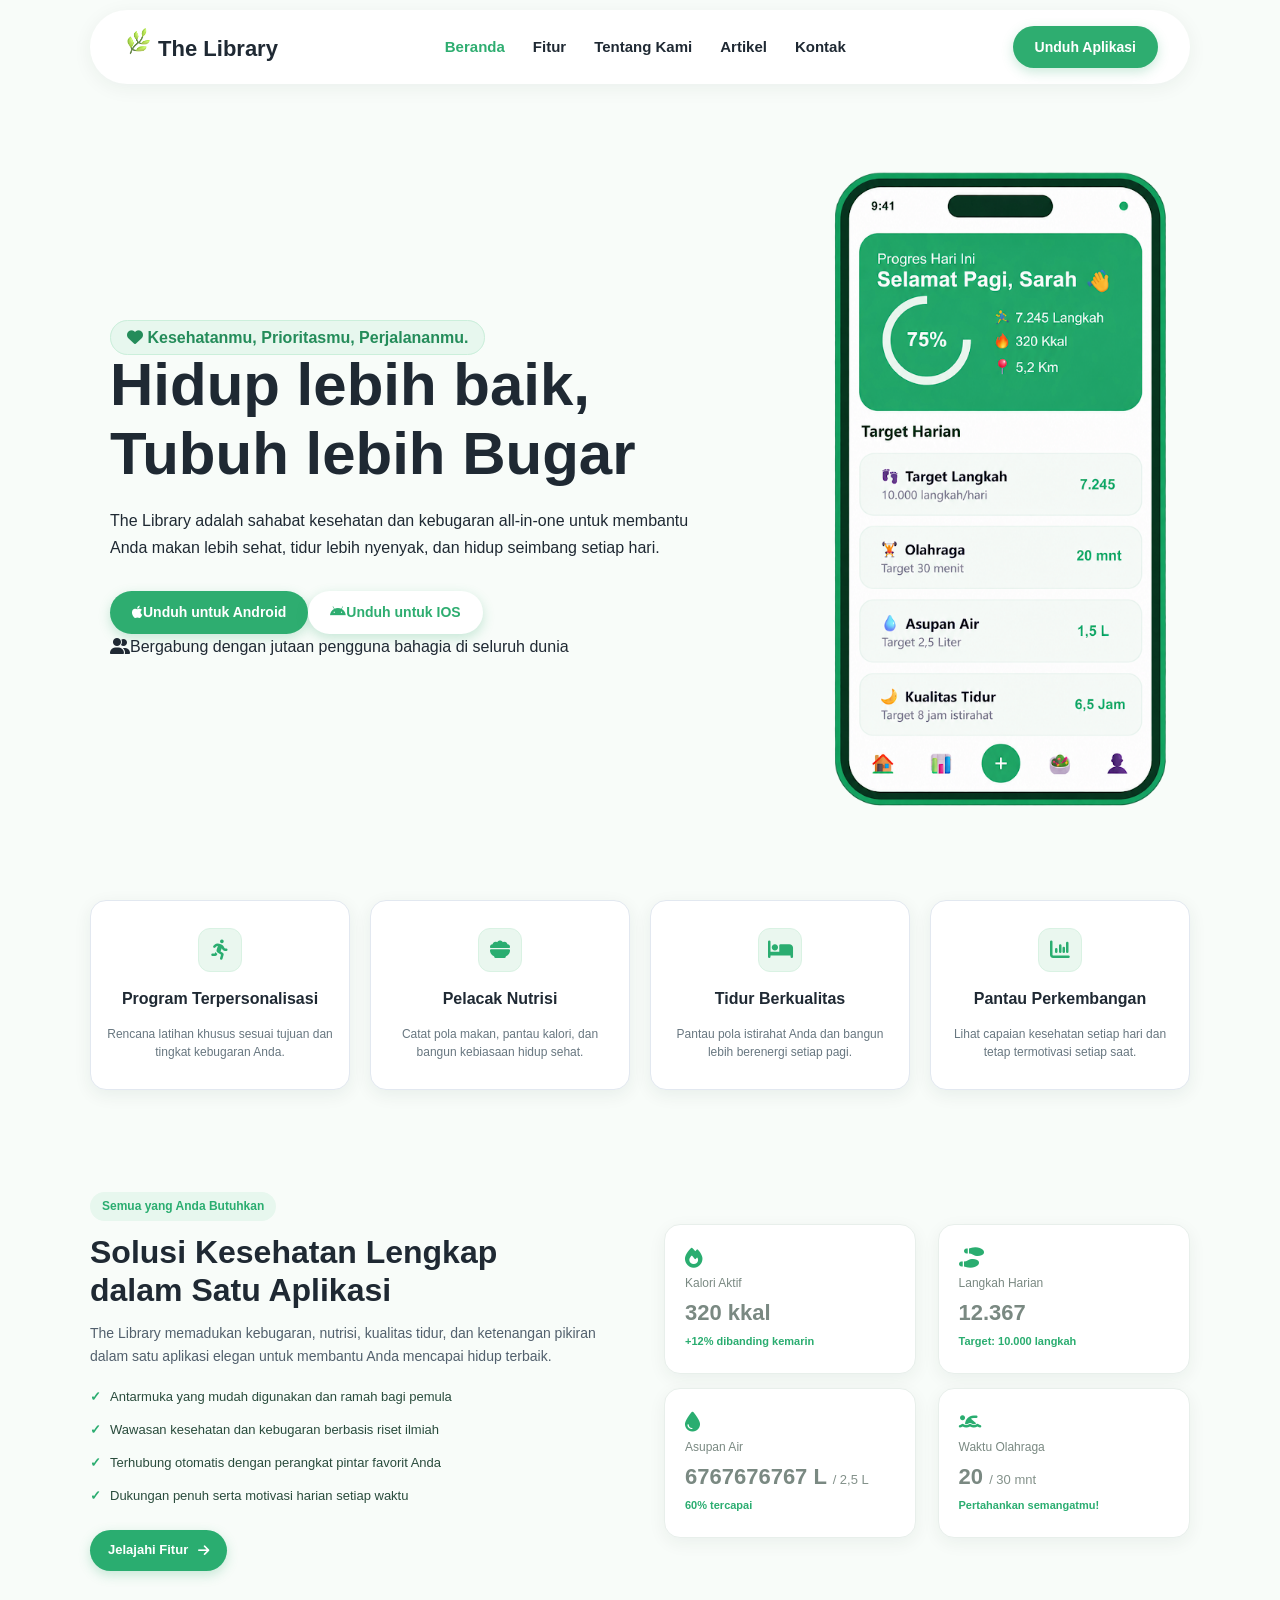
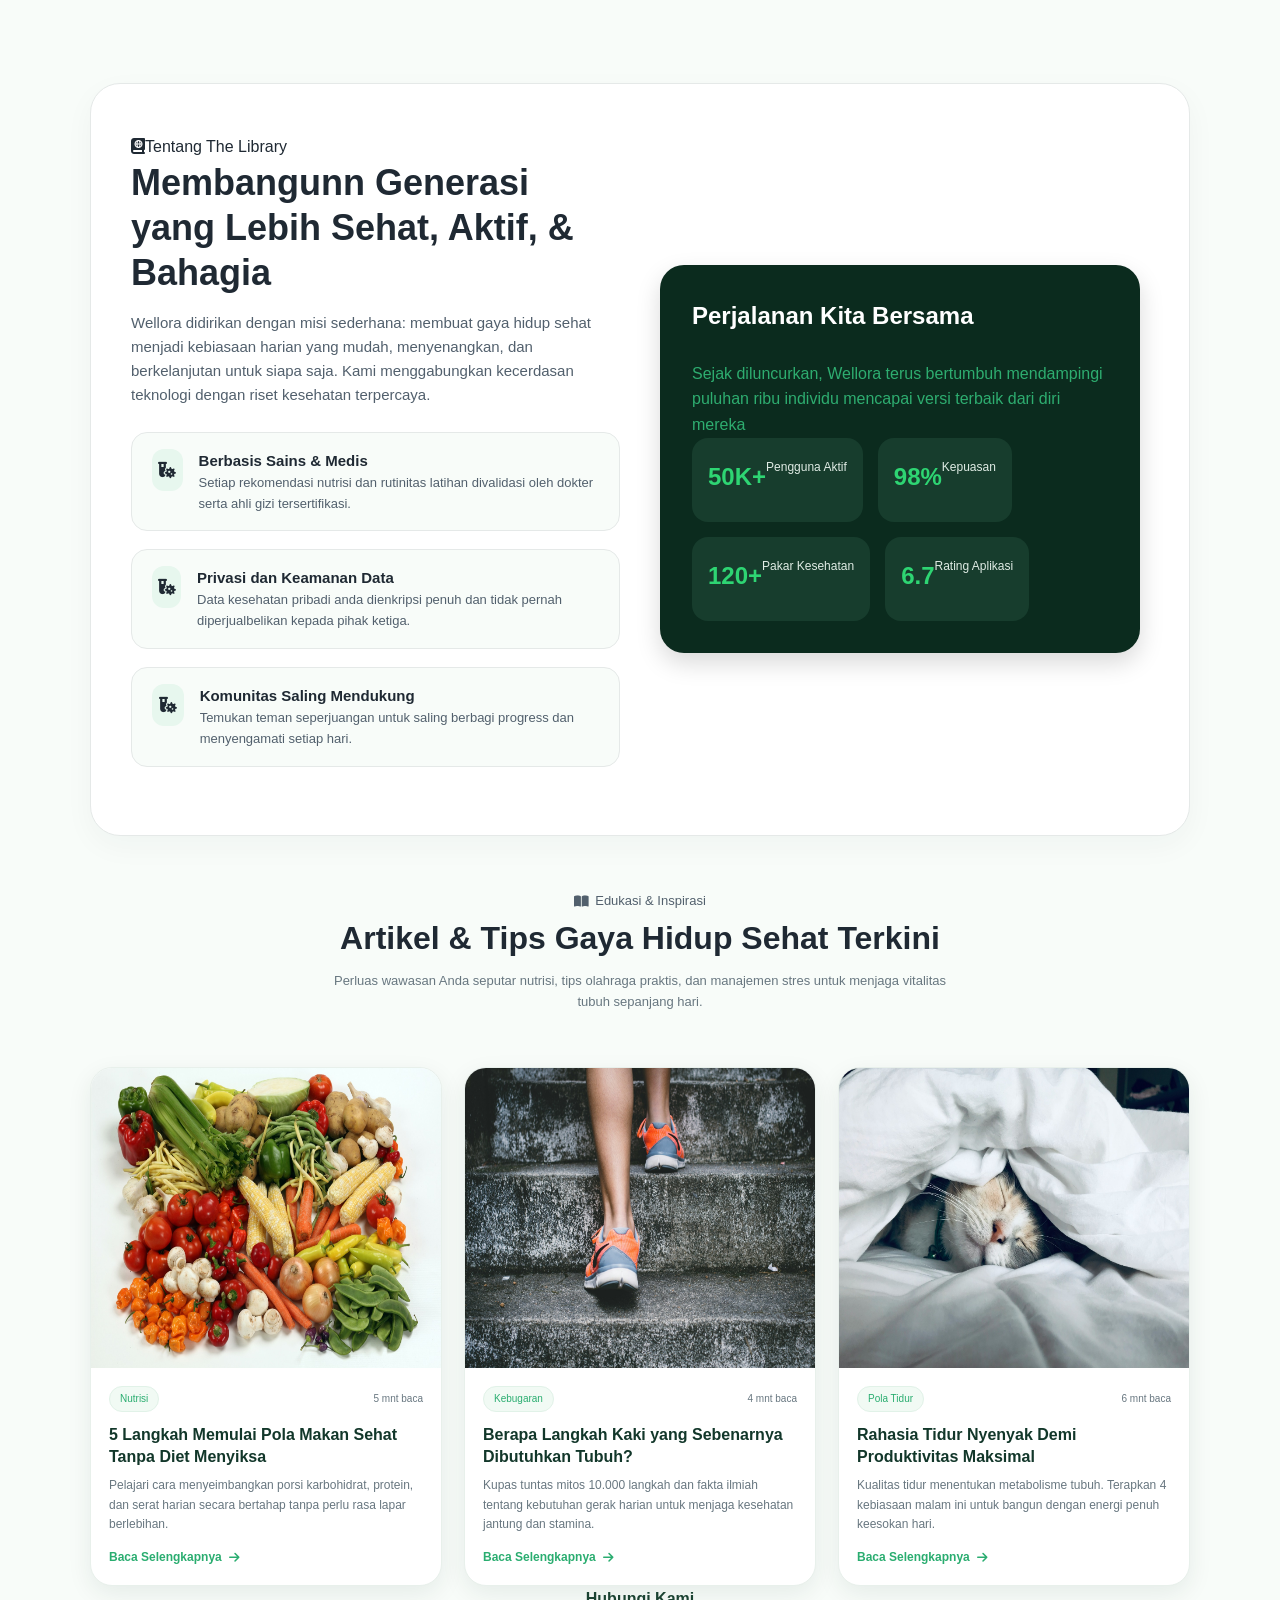
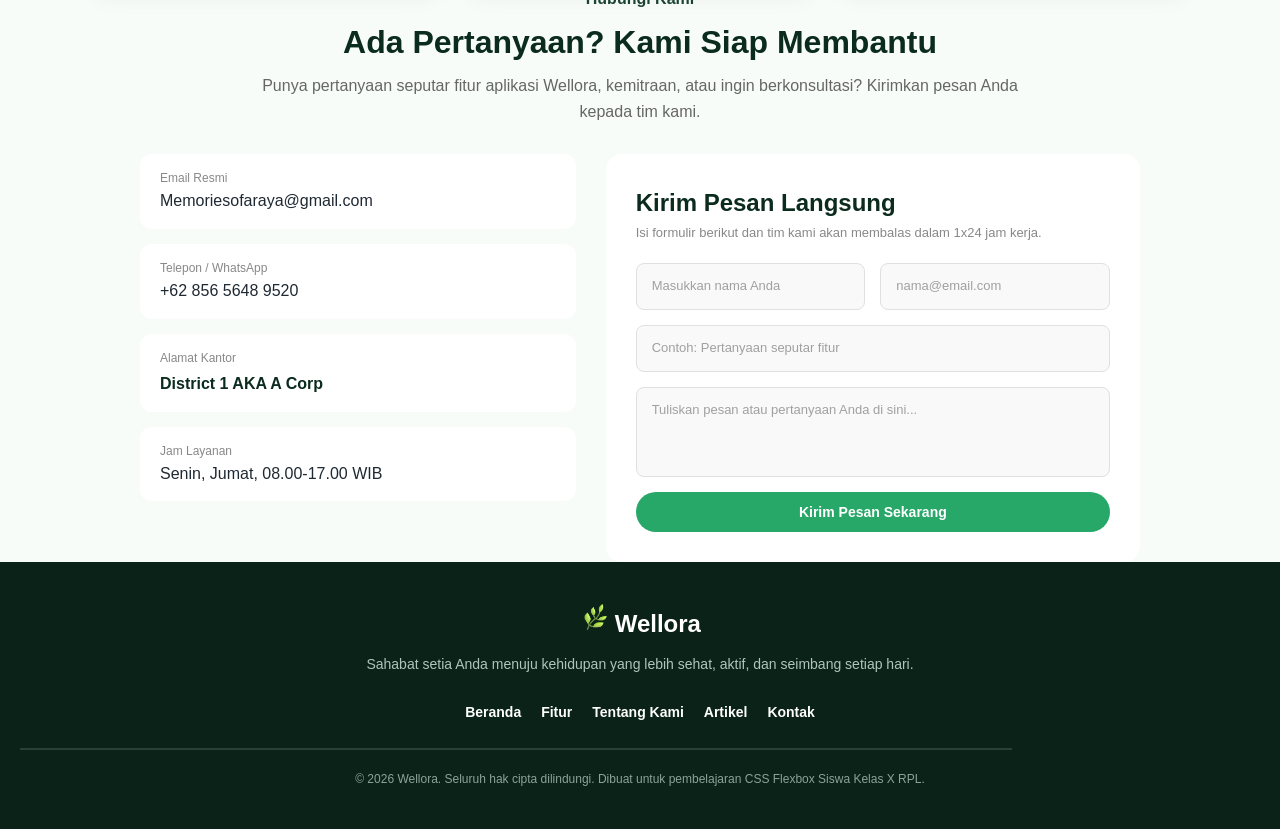
<file: index.html>
<!DOCTYPE html>
<html lang="en">
<head>
    <meta charset="UTF-8">
    <meta name="viewport" content="width=device-width, initial-scale=1.0">
    <title>Wellora</title>
    <link rel="icon" href="Asset/logo wellora.png">
    <link rel="stylesheet" href="style.css">
    <link rel="stylesheet" href="https://cdnjs.cloudflare.com/ajax/libs/font-awesome/6.4.0/css/all.min.css">
</head>
<body>
    <header>
        <!-- logo -->
         <a href="#" class="nav-logo">
         <span class="nav-logo-icon">
            <img src="Asset/logo wellora.png" alt="wellora" width="30" height="30">
           The Library
            </span>
            </a>
        <!-- menu  -->
         <nav class="nav-menu">
        <a href="#" class="nav-item active">Beranda</a>
        <a href="#fitur" class="nav-item">Fitur</a>
        <a href="#tentang" class="nav-item">Tentang Kami</a>
        <a href="#mantap" class="nav-item">Artikel</a>
        <a href="#kontak" class="nav-item">Kontak</a>
         </nav>
        <!-- tombol -->
         <div class="nav-button">
            <a href="#" class="btn-unduh">Unduh Aplikasi</a>
            </div>
    </header>
    <section class="hero">
        <div class="text-hero">
             <span class="badge-hero"><i class="fa-solid fa-heart"></i>
                Kesehatanmu, Prioritasmu, Perjalananmu.
            </span>

            <h1 class="judul-hero">
                Hidup lebih baik,<br> Tubuh lebih Bugar</h1>
            </h1>

            <p class="deskripsi-hero">
               The Library adalah sahabat kesehatan dan kebugaran all-in-one untuk membantu <br>Anda makan lebih sehat, tidur
               lebih nyenyak, dan hidup seimbang setiap hari.  
            </p>

            <div class="button-hero">
                <a href="#" class="iconios"><i class="fa-brands fa-apple"></i>Unduh untuk Android</a>
                <a href="#" class="iconandro"><i class="fa-brands fa-android"></i>Unduh untuk IOS</a>
            </div>
            <p></p>
            <div class="tagline">
                <i class="fa-solid fa-user-group"></i>Bergabung dengan jutaan pengguna bahagia di seluruh dunia
            </div>


        </div>
        <div class="gambar-hero">
            <img src="Asset/mobile.png" alt="Ruina" class="haimiya">

        </div>
        
    </section>

  <section class="fitur" id="fitur">
        <div class="item">
            <span class="itemfitur"><i class="fa-solid fa-person-running" aria-hidden="true"></i></span>
            <h2>Program Terpersonalisasi</h2>
            <p>Rencana latihan khusus sesuai tujuan dan tingkat kebugaran Anda.</p>
        </div>
        <div class="item">
            <span class="itemfitur"><i class="fa-solid fa-bowl-food" aria-hidden="true"></i></span>
            <h2>Pelacak Nutrisi</h2>
            <p>Catat pola makan, pantau kalori, dan bangun kebiasaan hidup sehat.</p>
        </div>
        <div class="item">
            <span class="itemfitur"><i class="fa-solid fa-bed" aria-hidden="true"></i></span>
            <h2>Tidur Berkualitas</h2>
            <p>Pantau pola istirahat Anda dan bangun lebih berenergi setiap pagi.</p>
        </div>
        <div class="item">
            <span class="itemfitur"><i class="fa-solid fa-chart-column" aria-hidden="true"></i></span>
            <h2>Pantau Perkembangan</h2>
            <p>Lihat capaian kesehatan setiap hari dan tetap termotivasi setiap saat.</p>
        </div>
    </section>

 <section class="mantap" id="mantap">
        <div class="gg">
            <span class="keren">Semua yang Anda Butuhkan</span>
            <h2>Solusi Kesehatan Lengkap dalam Satu Aplikasi</h2>
            <p class="waw">The Library memadukan kebugaran, nutrisi, kualitas tidur, dan ketenangan pikiran dalam satu aplikasi elegan untuk membantu Anda mencapai hidup terbaik.</p>
            <ul class="hh">
                <li>Antarmuka yang mudah digunakan dan ramah bagi pemula</li>
                <li>Wawasan kesehatan dan kebugaran berbasis riset ilmiah</li>
                <li>Terhubung otomatis dengan perangkat pintar favorit Anda</li>
                <li>Dukungan penuh serta motivasi harian setiap waktu</li>
            </ul>
            <a href="#" class="tombol">Jelajahi Fitur <i class="fa-solid fa-arrow-right" aria-hidden="true"></i></a>
        </div>
        <div class="grid">
            <article class="aleph">
                <i class="fa-solid fa-fire"></i>
                <span class="stat-label">Kalori Aktif</span>
                <strong>320 kkal</strong>
                <span class="stat-note">+12% dibanding kemarin</span>
            </article>
            <article class="aleph">
                <i class="fa-solid fa-shoe-prints stat-icon" aria-hidden="true"></i>
                <span class="stat-label">Langkah Harian</span>
                <strong>12.367</strong>
                <span class="stat-note">Target: 10.000 langkah</span>
            </article>
            <article class="aleph">
                <i class="fa-solid fa-droplet stat-icon" aria-hidden="true"></i>
                <span class="stat-label">Asupan Air</span>
                <strong>6767676767 L <small>/ 2,5 L</small></strong>
                <span class="stat-note">60% tercapai</span>
            </article>
            <article class="aleph">
                <i class="fa-solid fa-person-swimming stat-icon" aria-hidden="true"></i>
                <span class="stat-label">Waktu Olahraga</span>
                <strong>20 <small>/ 30 mnt</small></strong>
                <span class="stat-note">Pertahankan semangatmu!</span>
            </article>
        </div>
    </section>
    <section class = "floors" id="tentang">
        <div class="about-kiri">
            <span class="about-badge">
               <i class="fa-solid fa-book-atlas"></i>Tentang The Library
            </span>
            <h2 class="about-title">Membangunn Generasi yang Lebih Sehat, Aktif, & Bahagia</h2>
            <p class="about-desc">
                Wellora didirikan dengan misi sederhana: membuat gaya hidup sehat menjadi kebiasaan harian yang mudah, menyenangkan, dan berkelanjutan untuk siapa saja. Kami menggabungkan kecerdasan teknologi dengan riset kesehatan terpercaya. 
            </p>
            <div class="about-values">
                   <div class="value-item">
                        <div class="value-icon">
                            <i class="fa-solid fa-vial-virus"></i>
                        </div>
                        <div class="about-text">
                            <div class="value-text">
                                <div class="value-title">
                                    Berbasis Sains & Medis
                                </div>
                                <div class="value-desc">
                                    Setiap rekomendasi nutrisi dan rutinitas latihan divalidasi oleh dokter serta ahli gizi tersertifikasi.
                                </div>
                            </div>  
                        </div>
                    </div>

                     <div class="value-item">
                        <div class="value-icon">
                            <i class="fa-solid fa-vial-virus"></i>
                        </div>
                        <div class="about-text">
                            <div class="value-text">
                                <div class="value-title">
                                    Privasi dan Keamanan Data
                                </div>
                                <div class="value-desc">
                                    Data kesehatan pribadi anda dienkripsi penuh dan tidak pernah diperjualbelikan kepada pihak ketiga.
                                </div>
                            </div>  
                        </div>
                    </div>

                     <div class="value-item">
                        <div class="value-icon">
                            <i class="fa-solid fa-vial-virus"></i>
                        </div>
                        <div class="about-text">
                            <div class="value-text">
                                <div class="value-title">
                                  Komunitas Saling Mendukung
                                </div>
                                <div class="value-desc">
                                  Temukan teman seperjuangan untuk saling berbagi progress dan menyengamati setiap hari.
                                </div>
                            </div>  
                        </div>
                    </div>

            </div>
        </div>

        <div class="about-kanan">
            <div class="boxkanan">
            <h2 class="h2about">Perjalanan Kita Bersama</h2>
            <p class="paragraf">Sejak diluncurkan, Wellora terus bertumbuh mendampingi puluhan ribu individu mencapai versi terbaik dari diri mereka
                       </p>

                       <div class="cardl">
                       <div class="cardkanan">
                        <div class="kartu">
                          <div class="cardhaimiya"> 50K+</div>
                            <div class="roland">Pengguna Aktif</div>
                        </div>
                        </div>

                        <div class="cardkanan">
                        <div class="kartu">
                          <div class="cardhaimiya"> 98%</div>
                            <div class="roland">Kepuasan </div>
                        </div>
                        </div>

                        <div class="cardkanan">
                        <div class="kartu">
                          <div class="cardhaimiya"> 120+</div>
                            <div class="roland">Pakar Kesehatan</div>
                        </div>
                        </div>

                         <div class="cardkanan">
                        <div class="kartu">
                          <div class="cardhaimiya"> 6.7</div>
                            <div class="roland">Rating Aplikasi</div>
                        </div>
                        </div>
                        </div>


                        </div>

                </div> 
        </div>

    </section>

     <section class="art" id="artikel">
        <div class="arthead">

            <span class="artbadge"><i class="fa-solid fa-book-open" aria-hidden="true"></i> 
                Edukasi &amp; Inspirasi</span>
            <h2>Artikel &amp; Tips Gaya Hidup Sehat Terkini</h2>
            <p>Perluas wawasan Anda seputar nutrisi, tips olahraga praktis, dan manajemen stres untuk menjaga vitalitas tubuh sepanjang hari.</p>
        </div>

        <div class="artgrid">
            <article class="artcard">

                <img class="artimg" src="Asset/WhatsApp Image 2026-10-29 at 10.30.17.jpeg" alt="Beragam sayuran dan bahan makanan sehat">
                <div class="artkon">

                    <div class="artmet"><span class="arttag">Nutrisi</span><span class="artread">5 mnt baca</span></div>
                    <h3 class="arttit">5 Langkah Memulai Pola Makan Sehat Tanpa Diet Menyiksa</h3>

                    <p class="artsnip">Pelajari cara menyeimbangkan porsi karbohidrat, protein, dan serat harian secara bertahap tanpa perlu rasa lapar berlebihan.</p>
                    <a class="artli" href="langkah.html?id=0">Baca Selengkapnya <i class="fa-solid fa-arrow-right" aria-hidden="true"></i></a>
                </div>

            </article>

            <article class="artcard">
                <img class="artimg" src="Asset/WhatsApp Image 2026-10-29 at 10.30.18.jpeg" alt="Seseorang berjalan menaiki tangga">
                <div class="artkon">

                    <div class="artmet"><span class="arttag">Kebugaran</span><span class="artread">4 mnt baca</span></div>
                    <h3 class="arttit">Berapa Langkah Kaki yang Sebenarnya Dibutuhkan Tubuh?</h3>

                    <p class="artsnip">Kupas tuntas mitos 10.000 langkah dan fakta ilmiah tentang kebutuhan gerak harian untuk menjaga kesehatan jantung dan stamina.</p>
                    <a class="artli" href="langkah.html?id=1">Baca Selengkapnya <i class="fa-solid fa-arrow-right" aria-hidden="true"></i></a>
                </div>
            </article>

            <article class="artcard">
                <img class="artimg" src="Asset/WhatsApp Image 2026-10-29 at 10.30.16.jpeg" alt="Kucing tidur nyaman di tempat tidur">
                <div class="artkon">

                    <div class="artmet"><span class="arttag">Pola Tidur</span><span class="artread">6 mnt baca</span></div>
                    <h3 class="arttit">
                        Rahasia Tidur Nyenyak Demi Produktivitas Maksimal</h3>
                    <p class="artsnip">Kualitas tidur menentukan metabolisme tubuh. Terapkan 4 kebiasaan malam ini untuk bangun dengan energi penuh keesokan hari.</p>
                    <a class="artli" href="langkah.html?id=2">Baca Selengkapnya <i class="fa-solid fa-arrow-right" aria-hidden="true"></i></a>
                </div>
            </article>
        </div>
    </section>


    <div class="ryoshu" id="kontak">
    <p class="araya"> Hubungi Kami</p>
    <h1>Ada Pertanyaan? Kami Siap Membantu</h1>
    <p class="callisto">
      Punya pertanyaan seputar fitur aplikasi Wellora, kemitraan, atau ingin berkonsultasi? 
      Kirimkan pesan Anda kepada tim kami.
    </p>
  </div>

  <div class="mathias">

    <div class="valencina">
      
      <div class="verg">
        <div>
          <p class="qoh">Email Resmi</p>
          <p class="info">Memoriesofaraya@gmail.com</p>
        </div>
      </div>

      <div class="verg">
        <div>
          <p class="qoh">Telepon / WhatsApp</p>
          <p class="info">+62 856 5648 9520</p>
        </div>
      </div>

      <div class="verg">
        <div>
          <p class="qoh">Alamat Kantor</p>
          <p class="kod">District 1 AKA A Corp</p>
        </div>
      </div>

      <div class="verg">
        <div>
          <p class="qoh">Jam Layanan</p>
          <p class="info">Senin, Jumat, 08.00-17.00 WIB</p>
        </div>
      </div>

    </div>

    <div class="snow">
      <h2>Kirim Pesan Langsung</h2>
      <p class="wcat">Isi formulir berikut dan tim kami akan membalas dalam 1x24 jam kerja.</p>

      <div class="kawaii">
        <div class="miochan">
          <div class="kowakutekawaii">Masukkan nama Anda</div>
          <div class="kowakutekawaii">nama@email.com</div>
        </div>

        <div class="kowakutekawaii">Contoh: Pertanyaan seputar fitur</div>

        <div class="kowakutekawaii large-box">Tuliskan pesan atau pertanyaan Anda di sini...</div>

        <button type="button" class="btn">Kirim Pesan Sekarang </button>
      </div>
    </div>

  </div>

<div class="redmist">
  <div class="redgaze">
    <span class="blacksilence">
         <img src="Asset/logo wellora.png" alt="wellora" width="30" height="30">
    </span>
    <b class="redgaze-title">Wellora</b>
  </div>

  <p class="purpletear">
    Sahabat setia Anda menuju kehidupan yang lebih sehat, aktif, dan seimbang setiap hari.
  </p>

  <div class="indigoelder">
    <a href="#">Beranda</a>
    <a href="#fitur">Fitur</a>
    <a href="#tentang">Tentang Kami</a>
    <a href="#mantap">Artikel</a>
    <a href="#kontak">Kontak</a>
  </div>

  <hr>

  <p class="bluereverb">
    &copy; 2026 Wellora. Seluruh hak cipta dilindungi. Dibuat untuk pembelajaran CSS Flexbox Siswa Kelas X RPL.
  </p>
</div>

<button id="btnBackToTop" class="rendezvous"
onclick="keAtasHalaman( )">
    <i class="fa-solid fa-arrow-up-long"></i>
</button>

<script>
    window.addEventListener('scroll', function() {
        const topbtn = document.getElementById
        ('btnBackToTop');
    
    if (window.scrollY > 300){
       topbtn.style.display = 'flex';
    } else {
         topbtn.style.display = 'none';
    }
    });

    function keAtasHalaman() {
        window.scrollTo({
            top: 0, behavior: 'smooth'
        })
    }
</script>
</body>
</html>
</file>
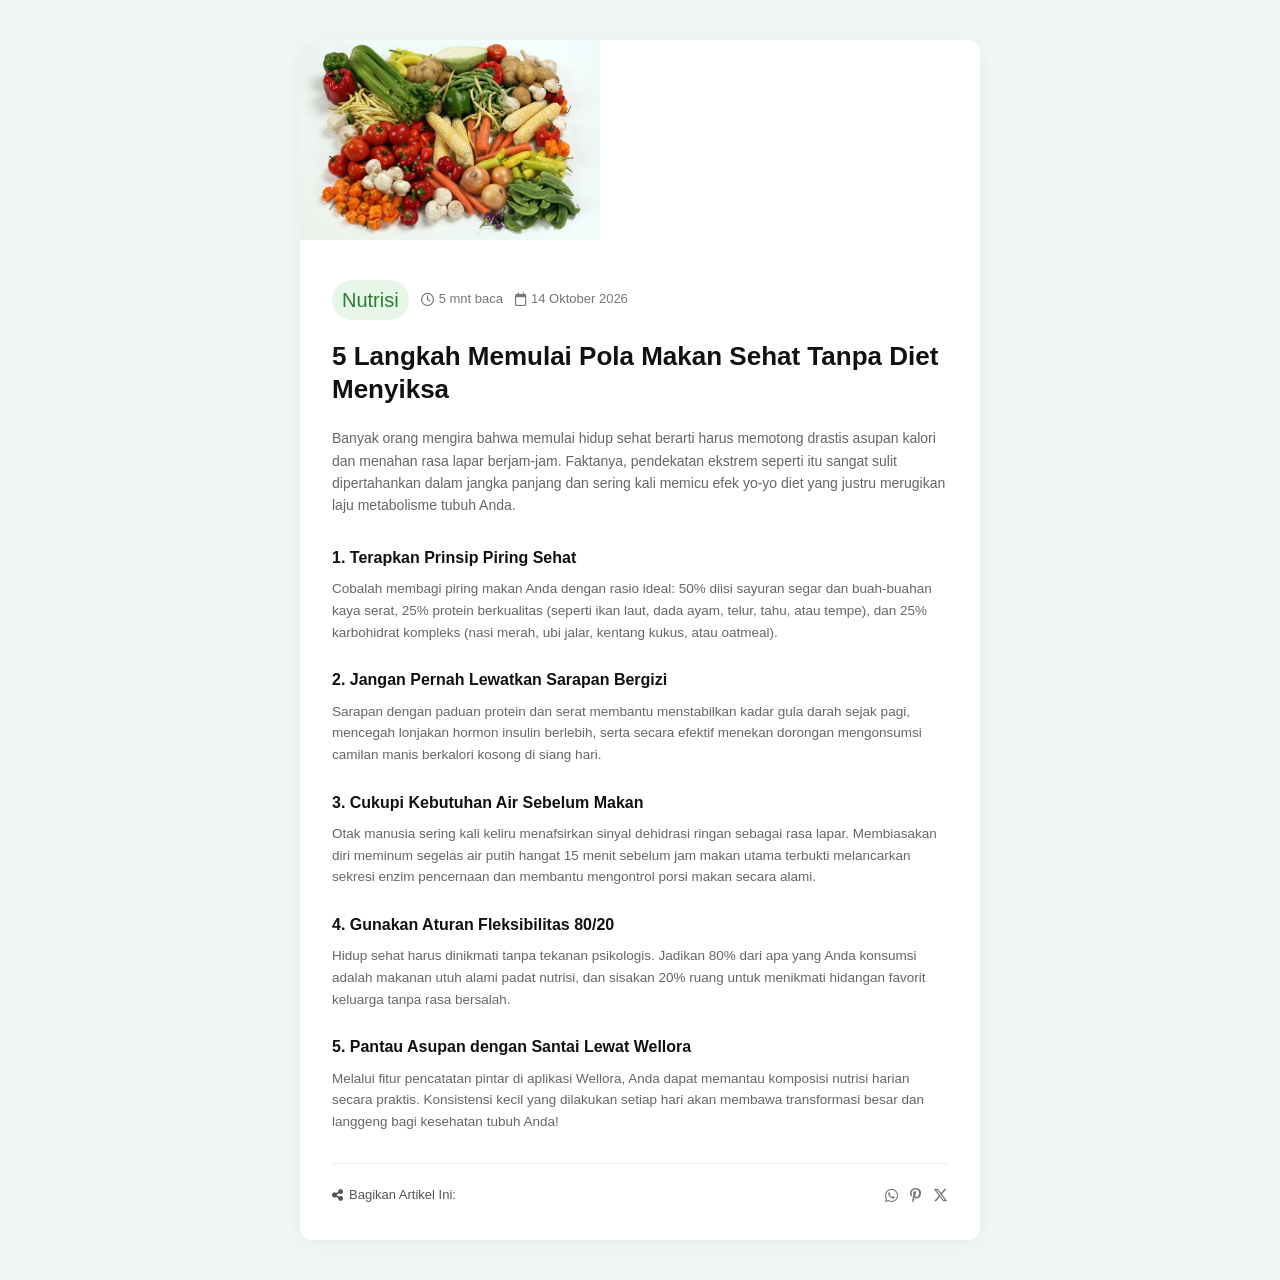
<file: langkah.html>
<!DOCTYPE html>
<html lang="id">
<head>
  <meta charset="UTF-8">
  <meta name="viewport" content="width=device-width, initial-scale=1.0">
  <title>5 Langkah Memulai Pola Makan Sehat</title>
  <link rel="stylesheet" href="https://cdnjs.cloudflare.com/ajax/libs/font-awesome/6.4.0/css/all.min.css">
  <link rel="stylesheet" href="iloveqoh.css">
</head>
<body>

  <article class="haimiya">
    <div class="miochan">
      <img src="Asset/WhatsApp Image 2026-10-29 at 10.30.17.jpeg" alt="Gambar Artikel Pola Makan Sehat" class="gambar">
    </div>

    <div class="kawaii">
      <div class="kowakute">
        <span class="shizuka">Nutrisi</span>
        <span class="hasuha"><i class="far fa-clock"></i> 5 mnt baca</span>
        <span class="hasuha"><i class="far fa-calendar"></i> 14 Oktober 2026</span>
      </div>

      <h1 class="ishmael">5 Langkah Memulai Pola Makan Sehat Tanpa Diet Menyiksa</h1>

      <p class="sancho">
        Banyak orang mengira bahwa memulai hidup sehat berarti harus memotong drastis asupan kalori dan menahan rasa lapar berjam-jam. Faktanya, pendekatan ekstrem seperti itu sangat sulit dipertahankan dalam jangka panjang dan sering kali memicu efek yo-yo diet yang justru merugikan laju metabolisme tubuh Anda.
      </p>

      <section class="aemeath">
        <h2>1. Terapkan Prinsip Piring Sehat</h2>
        <p>
          Cobalah membagi piring makan Anda dengan rasio ideal: 50% diisi sayuran segar dan buah-buahan kaya serat, 25% protein berkualitas (seperti ikan laut, dada ayam, telur, tahu, atau tempe), dan 25% karbohidrat kompleks (nasi merah, ubi jalar, kentang kukus, atau oatmeal).
        </p>
      </section>

      <section class="aemeath">
        <h2>2. Jangan Pernah Lewatkan Sarapan Bergizi</h2>
        <p>
          Sarapan dengan paduan protein dan serat membantu menstabilkan kadar gula darah sejak pagi, mencegah lonjakan hormon insulin berlebih, serta secara efektif menekan dorongan mengonsumsi camilan manis berkalori kosong di siang hari.
        </p>
      </section>

      <section class="aemeath">
        <h2>3. Cukupi Kebutuhan Air Sebelum Makan</h2>
        <p>
          Otak manusia sering kali keliru menafsirkan sinyal dehidrasi ringan sebagai rasa lapar. Membiasakan diri meminum segelas air putih hangat 15 menit sebelum jam makan utama terbukti melancarkan sekresi enzim pencernaan dan membantu mengontrol porsi makan secara alami.
        </p>
      </section>

      <section class="aemeath">
        <h2>4. Gunakan Aturan Fleksibilitas 80/20</h2>
        <p>
          Hidup sehat harus dinikmati tanpa tekanan psikologis. Jadikan 80% dari apa yang Anda konsumsi adalah makanan utuh alami padat nutrisi, dan sisakan 20% ruang untuk menikmati hidangan favorit keluarga tanpa rasa bersalah.
        </p>
      </section>

      <section class="aemeath">
        <h2>5. Pantau Asupan dengan Santai Lewat Wellora</h2>
        <p>
          Melalui fitur pencatatan pintar di aplikasi Wellora, Anda dapat memantau komposisi nutrisi harian secara praktis. Konsistensi kecil yang dilakukan setiap hari akan membawa transformasi besar dan langgeng bagi kesehatan tubuh Anda!
        </p>
      </section>

      <hr class="ryoshu">

      <div class="araya">
        <span class="tiantui"><i class="fas fa-share-alt"></i> Bagikan Artikel Ini:</span>
        <div class="dihui">
          <a href="#" class="tiangang"><i class="fab fa-whatsapp"></i></a>
          <a href="#" class="tiangang"><i class="fab fa-pinterest-p"></i></a>
          <a href="#" class="tiangang"><i class="fab fa-x-twitter"></i></a>
        </div>
      </div>

    </div>
  </article>

  <article id="article-0" class="article-card-main">
  </article>

  <article id="article-0" class="article-card-main">
  </article>

  <article id="article-0" class="article-card-main">
  </article>


</body>
</html>
</file>
<file: style.css>
:root{
  --warna-hijau-gelap : var(#12372a);
  --warna-button : #2ead70;
  --warna-text-desc : #52606d;
  --size-text-desc : 16px;
}



* {
  box-sizing: border-box;
  margin: 0;
  padding: 0;
}

body {
  font-family: "Segoe UI", Tahoma, Geneva, Verdana, sans-serif;
  background-color: #f8fcf9;
  color: #1f2933;
  line-height: 1.6;
}

html{
  scroll-behavior: smooth;
}

section{
  scroll-margin-top: 30px;
}

header {
  width: 90%;
  max-width: 1100px;
  background-color: white;
  border-radius: 40px;
  box-shadow: 0 4px 20px rgba(18, 55, 42, 0.06);
  margin: 10px auto 30px auto;
  display: flex;
  justify-content: space-between;
  padding: 16px 32px;
}

.nav-logo {
  font-size: 22px;
  font-weight: 800;
  color: var(--warna-hijau-gelap);
  text-decoration: none;
}

.nav-menu {
  display: flex;
  align-items: center;
  gap: 28px;
}

.nav-item {
  color: #1f2933;
  text-decoration: none;
  font-weight: 600;
  font-size: 15px;
}

.nav-item:hover,
.nav-item.active {
  color: #2ead70;
  transition: color 0.2s ease;
}

.btn-unduh {
  background-color: #2ead70;
  padding: 10px 22px;
  border-radius: 25px;
  color: white;
  text-decoration: none;
  font-weight: 700;
  font-size: 14px;
  display: flex;
  align-items: center;
  box-shadow: 0 4px 12px rgba(46, 173, 112, 0.25);
}

.btn-unduh:hover {
  background-color: #248c5a;
  transform: translateY(-2px);
  transition: transform 0.2s ease;
}

.hero,
.floors {
  display: flex;
  width: 90%;
  max-width: 1100px;
  margin: 0 auto;
  justify-content: space-between;
  align-items: center;
  gap: 40px;
  padding-top: 30px;
  padding-bottom: 60px;
}

.haimiya {
  width: 100%;
  max-width: 380px;
  height: auto;
}

.badge-hero {
  background-color: #e7f7ee;
  border-radius: 20px;
  color: #248c5a;
  padding: 8px 16px;
  font-weight: 700;
  width: 100%;
  max-width: 380px;
  height: auto;
  border: 1px solid #cbefdb;
}

.judul-hero {
  font-weight: 800;
  font-size: 60px;
  color: var(--warna-hijau-gelap);
  line-height: 1.15;
  margin-bottom: 20px;
}

.text-hero {
  padding: 20px;
}

.deskripsi-hero {
  font-size: 16px;
  line-height: 1.65;
  margin-bottom: 30px;
  color: var(--warna-hijau-gelap);
}

.iconios {
  background-color: #2ead70;
  padding: 10px 22px;
  border-radius: 25px;
  color: white;
  text-decoration: none;
  font-weight: 700;
  font-size: 14px;
  display: flex;
  align-items: center;
  box-shadow: 0 4px 12px rgba(46, 173, 112, 0.25);
}

.iconios:hover {
  background-color: #248c5a;
  transform: translateY(-2px);
  transition: transform 0.2s ease;
}

.iconandro {
  background-color: #ffffff;
  padding: 10px 22px;
  border-radius: 25px;
  color: #2ead70;
  text-decoration: none;
  font-weight: 700;
  font-size: 14px;
  display: flex;
  align-items: center;
  box-shadow: 0 4px 12px rgba(46, 173, 112, 0.25);
}

.iconandro:hover {
  background-color: #248c5a;
  transform: translateY(-2px);
  transition: transform 0.2s ease;
}

.button-hero {
  display: flex;
  margin: auto;
  align-items: center;
}

.fitur {
  display: flex;
  align-items: center;
  justify-content: center;
  flex-wrap: nowrap;
  gap: 20px;
  width: 90%;
  max-width: 1100px;
  margin: 0 auto 60px;
}

.item {
  display: flex;
  flex-direction: column;
  align-items: center;
  justify-content: center;
  width: 25%;
  min-height: 190px;
  padding: 20px 16px;
  background-color: #ffffff;
  border: 1px solid #e2e8f0;
  border-radius: 16px;
  box-shadow: 0 5px 18px rgba(18, 55, 42, 0.07);
  gap: 16px;
  color: var(--warna-hijau-gelap);
  text-align: center;
  transition: transform 0.2s ease;
}

.item:hover {
  background-color: #ffffff;
  transform: translateY(-4px);
  box-shadow: 0 10px 24px rgba(18, 55, 42, 0.12);
}

.item h2 {
  font-size: 16px;
  line-height: 1.35;
}

.item p {
  color: #687780;
  font-size: 12px;
  line-height: 1.5;
}

.itemfitur {
  display: grid;
  place-items: center;
  width: 44px;
  height: 44px;
  border: 1px solid #d9f2e3;
  border-radius: 12px;
  color: #2aad70;
  font-size: 20px;
  background-color: #eaf7ef;
}

.mantap {
  display: flex;
  justify-content: space-between;
  align-items: center;
  gap: 48px;
  width: 90%;
  max-width: 1100px;
  margin: 0 auto 70px;
  padding: 42px 0;
}

.gg {
  width: 48%;
}

.keren {
  display: inline-block;
  margin-bottom: 12px;
  padding: 5px 12px;
  border-radius: 20px;
  background: #e7f7ee;
  color: #2aad70;
  font-size: 12px;
  font-weight: 700;
}

.gg h2 {
  max-width: 480px;
  margin-bottom: 12px;
  color: var(--warna-hijau-gelap);
  font-size: 32px;
  line-height: 1.2;
}

.waw {
  margin-bottom: 18px;
  color: #52606d;
  font-size: 14px;
  line-height: 1.7;
}

.hh {
  display: flex;
  flex-direction: column;
  gap: 12px;
  margin-bottom: 24px;
  padding: 0;
  color: #294b3c;
  font-size: 13px;
  list-style: none;
}

.hh li::before {
  content: "✓";
  margin-right: 9px;
  color: #2aad70;
  font-weight: 800;
}

.tombol {
  display: inline-flex;
  align-items: center;
  gap: 10px;
  padding: 10px 18px;
  border-radius: 24px;
  background: #2aad70;
  box-shadow: 0 4px 12px rgba(46, 173, 112, 0.25);
  color: #fff;
  font-size: 13px;
  font-weight: 700;
  text-decoration: none;
  transition:
    background-color 0.2s ease,
    transform 0.2s ease;
}

.tombol:hover {
  transform: translateY(-2px);
  background: #248c5a;
}

.grid {
  display: flex;
  flex-wrap: wrap;
  justify-content: space-between;
  gap: 14px;
  width: 48%;
}

.aleph {
  display: flex;
  min-height: 150px;
  flex-direction: column;
  align-items: flex-start;
  justify-content: center;
  gap: 6px;
  padding: 20px;
  border: 1px solid #e8efeb;
  border-radius: 16px;
  background: #fff;
  box-shadow: 0 5px 18px rgba(18, 55, 42, 0.06);
  width: 48%;
  color: #7a8982;
  font-size: 12px;
}

.aleph i {
  color: #2aad70;
  font-size: 20px;
}

.aleph strong {
  color: var(--warna-hijau-gelap);
  font-size: 22px;
  line-height: 1.25;
}

.aleph strong small {
  color: #83918a;
  font-size: 13px;
  font-weight: 500;
}

.aleph strong + span {
  color: #2aad70;
  font-size: 11px;
  font-weight: 600;
}

.floors {
  background-color: white;
  border-radius: 30px;
  box-shadow: 0 10px 30px rgba(18, 55, 42, 0.04);
  border: 1px solid #e5e9e8;
  padding: 50px 40px;
}

.about-kiri {
  display: flex;
  flex: 1;
  flex-direction: column;
}

.about-kanan {
  display: flex;
  flex: 1;
  flex-direction: column;
}

.about-title {
  font-size: 36px;
  color: var(--warna-hijau-gelap);
  font-weight: 800;
  line-height: 1.25;
  margin-bottom: 16px;
}

.about-desc {
  font-size: 15px;
  color: #52606d;
  line-height: 1.6;
  margin-bottom: 25px;
}

.value-item {
  display: flex;
  gap: 16px;
  background-color: #f8fcf9;
  padding: 16px 20px;
  border-radius: 16px;
  border: 1px solid #e5e9e8;
  margin-bottom: 18px;
}

.value-icon {
  font-size: 18px;
  border-radius: 12px;
  background-color: #e7f7ee;
  width: 42px;
  height: 42px;
  display: flex;
  align-items: center;
  justify-content: center;
}

.value-title {
  font-weight: 700;
  font-size: 15px;
  color: var(--warna-hijau-gelap);
}

.value-desc {
  font-size: 13px;
  color: #52606d;
  line-height: 1.6;
}

.boxkanan {
  background-color: #0b2b1e;
  padding: 32px;
  border-radius: 24px;
  max-width: 480px;
  color: #ffffff;
  font-family:
    -apple-system, BlinkMacSystemFont, "Segoe UI", Roboto, sans-serif;
  box-shadow: 0 10px 25px rgba(0, 0, 0, 0.15);
}

.h2about {
  margin-bottom: 25px;
}

.paragraf {
  color: #2ead70;
}

.kartu {
  background-color: #173d2d;
  border-radius: 16px;
  padding: 20px 16px;
  display: flex;
  justify-content: center;
}

.cardhaimiya{
  color: #2ed573;
  font-size: 24px;
  font-weight: 700;
  margin-bottom: 6px;
  gap: 15px;
}

.roland{
  color: #e0ece5;
  font-size: 12px;
  font-weight: 500;
}

.cardl{
  display: flex;
  flex-wrap: wrap;
  gap: 15px;
}

.ryoshu{
  text-align: center;
  margin-bottom: 30px;
}

.araya{
  font-weight: bold;
  color: #1b4332;
  margin-bottom: 5px;
}

.ryoshu h1{
  color: #0b2b1e;
  margin: 5px 0;
}

.callisto{
  color: #666;
  width: 60%;
  margin: 0 auto;
}

.mathias{
  display: flex;
  gap: 30px;
  max-width: 1000px;
  margin: 0 auto;
}

.valencina{
  width: 45%;
}

.verg{
  background-color: white;
  padding: 15px 20px;
  border-radius: 12px;
  margin-bottom: 15px;
  display: flex;
  align-items: center;
}

.qoh{
  font-size: 12px;
  color: #888;
  margin: 0;
}

.kod{
  font-weight: bold;
  color: #0b2b1e;
  margin: 3px 0 0 0;
}

.snow{
  width: 55%;
  background-color: white;
  padding: 30px;
  border-radius: 16px;
}

.snow h2{
  margin-top: 0;
  color: #0b2b1e;
}

.wcat{
  color: #888;
  font-size: 13px;
  margin-bottom: 20px;
}

.miochan{
  display: flex;
  gap: 15px;
}

.kowakutekawaii{
  width: 100%;
  padding: 12px 15px;
  border: 1px solid #e0e0e0;
  border-radius: 8px;
  background-color: #f9f9f9;
  color: #a0a0a0;
  font-size: 13px;
  margin-bottom: 15px;
  box-sizing: border-box;
}

.large-box{
  height: 90px;
}

.btn{
  width: 100%;
  background-color: #27a768;
  color: white;
  border: none;
  padding: 12px;
  border-radius: 20px;
  font-size: 14px;
  font-weight: bold;
  cursor: pointer;
}

.btn:hover{
  background-color: #1e8352;
}

body{
  margin: 0;
  font-family: Arial, sans-serif;
}

.redmist{
  background-color: #0b2219;
  color: #ffffff;
  text-align: center;
  padding: 40px 20px;
}

.redgaze{
  margin-bottom: 10px;
}

.blacksilence{
  font-size: 20px;
}

.redgaze-title{
  font-size: 24px;
}

.purpletear{
  color: #b0c4bc;
  font-size: 14px;
  margin-bottom: 25px;
}

.indigoelder{
  display: flex;
  justify-content: center;
  gap: 20px;
  margin-bottom: 25px;
}

.indigoelder a{
  color: #ffffff;
  text-decoration: none;
  font-size: 14px;
  font-weight: bold;
}

hr{
  width: 80%;
  border: 0.5px solid #2a4035;
  margin-bottom: 20px;
}

.bluereverb{
  color: #8da399;
  font-size: 12px;
}

.rendezvous{
  position: fixed;
  bottom: 30px;
  right: 30px;
  width: 48px;
  height: 48px;
  background-color: #2aad70;
  color: white;
  border: none;
  border-radius: 50%;
  align-items: center;
  justify-content: center;
  font-size: 18px;
  cursor: pointer;
  box-shadow: 0 6px 18px rgba(46, 173, 112, 0.04);
  z-index: 999;
  transition: all 0.2s ease;
  display: none;
}

.rendezvous:hover{
  background-color: var(--warna-hijau-gelap);
  transform: translateY(-3px);
}

.art {
    width: 90%;
    max-width: 1100px;
    margin: 0 auto;
    padding: 52px 0 0;
}

.arthead{
    max-width: 620px;
    margin: 0 auto;
    text-align: center;
}

.artbadge {
    display: inline-flex;
    align-items: center;
    gap: 6px;
    margin-bottom: 8px;
    color: #52606d;
    font-size: 13px;
}

.arthead h2 {
    margin-bottom: 12px;
    color: var(--hijau-ireng);
    font-size: 32px;
    font-weight: 800;
    line-height: 1.2;
}

.arthead p {
    color: #687780;
    font-size: 13px;
    line-height: 1.65;
}

.artgrid {
    display: grid;
    grid-template-columns: repeat(3, minmax(0, 1fr));
    gap: 22px;
    margin-top: 54px;
}

.artcard {
    display: flex;
    min-width: 0;
    flex-direction: column;
    overflow: hidden;
    border: 1px solid #e8f0eb;
    border-radius: 22px;
    background: #ffffff;
    box-shadow: 0 8px 24px rgba(18, 55, 42, 0.08);
    transition: transform 0.2s ease, box-shadow 0.2s ease;
}

.artcard:hover {
    transform: translateY(-5px);
    box-shadow: 0 14px 30px rgba(46, 173, 112, 0.18);
}

.artimg{
    width: 100%;
    height:300px;
    overflow: hidden;
    background-color: #e7f7ee;
}

.artimg:hover{
    transform: scale(1.06);
}

.artkon {
    display: flex;
    flex: 1;
    flex-direction: column;
    align-items: flex-start;
    padding: 18px;
}

.artmet {
    display: flex;
    width: 100%;
    align-items: center;
    justify-content: space-between;
    gap: 8px;
    margin-bottom: 12px;
}

.arttag {
    padding: 4px 10px;
    border: 1px solid #e1f2e8;
    border-radius: 20px;
    background: #f1faf4;
    color: #2aad70;
    font-size: 10px;
}

.artread {
    color: #687780;
    font-size: 10px;
}

.arttit {
    margin-bottom: 8px;
    color: #12372a;
    font-size: 16px;
    font-weight: 800;
    line-height: 1.4;
}

.artsnip {
    margin-bottom: 14px;
    color: #687780;
    font-size: 12px;
    line-height: 1.6;
}

.artli {
    display: inline-flex;
    align-items: center;
    gap: 7px;
    margin-top: auto;
    color: #2aad70;
    font-size: 12px;
    font-weight: 700;
    text-decoration: none;
}

.artli:hover {
    color: #248c5a;
}
</file>
<file: iloveqoh.css>
* {
  margin: 0;
  padding: 0;
  box-sizing: border-box;
}

body {
  font-family: 'Inter', sans-serif;
  background-color: #f2f7f5;
  color: #333333;
  display: flex;
  justify-content: center;
  padding: 40px 15px;
  line-height: 1.6;
}

.haimiya {
  background-color: #ffffff;
  max-width: 680px;
  width: 100%;
  border-radius: 12px;
  overflow: hidden;
  box-shadow: 0 4px 20px rgba(0, 0, 0, 0.05);
}

.miochan {
  width: 100%;
  height:auto
}

.kawaii {
  padding: 32px;
}

.gambar img{
    object-fit: cover;
    width: 100%;
    height: 100%;
    max-width: 1100px;
    display: flex;
    
}

.kowakute {
  display: flex;
  align-items: center;
  gap: 12px;
  font-size: 13px;
  color: #777777;
  margin-bottom: 20px;
}

.shizuka {
  background-color: #e8f5e9;
  color: #2e7d32;
  padding: 4px 10px;
  border-radius: 20px;
  font-weight: 500;
  font-size: 12px;
}

.hasuha {
  display: flex;
  align-items: center;
  gap: 5px;
}

.ishmael {
  font-size: 26px;
  font-weight: 800;
  color: #111111;
  line-height: 1.3;
  margin-bottom: 20px;
}

.sancho {
  font-size: 14px;
  color: #666666;
  margin-bottom: 28px;
}

.aemeath {
  margin-bottom: 24px;
}

.aemeath h2 {
  font-size: 16px;
  font-weight: 700;
  color: #111111;
  margin-bottom: 8px;
}

.aemeath p {
  font-size: 13.5px;
  color: #666666;
}

.ryoshu {
  border: none;
  border-top: 1px solid #eeeeee;
  margin: 30px 0 20px;
}

.araya {
  display: flex;
  justify-content: space-between;
  align-items: center;
  font-size: 13px;
  color: #555555;
  font-weight: 500;
}

.tiantui {
  display: flex;
  align-items: center;
  gap: 6px;
}

.dihui {
  display: flex;
  gap: 12px;
}

.tiangang {
  color: #777777;
  text-decoration: none;
  font-size: 15px;
  transition: color 0.2s ease;
}

.tiangang:hover {
  color: #2e7d32;
}
  
  .shizuka {
    font-size: 20px;
  }

  .miochan img {
    height: 200px;
    max-width: 1100px;
  }
</file>
